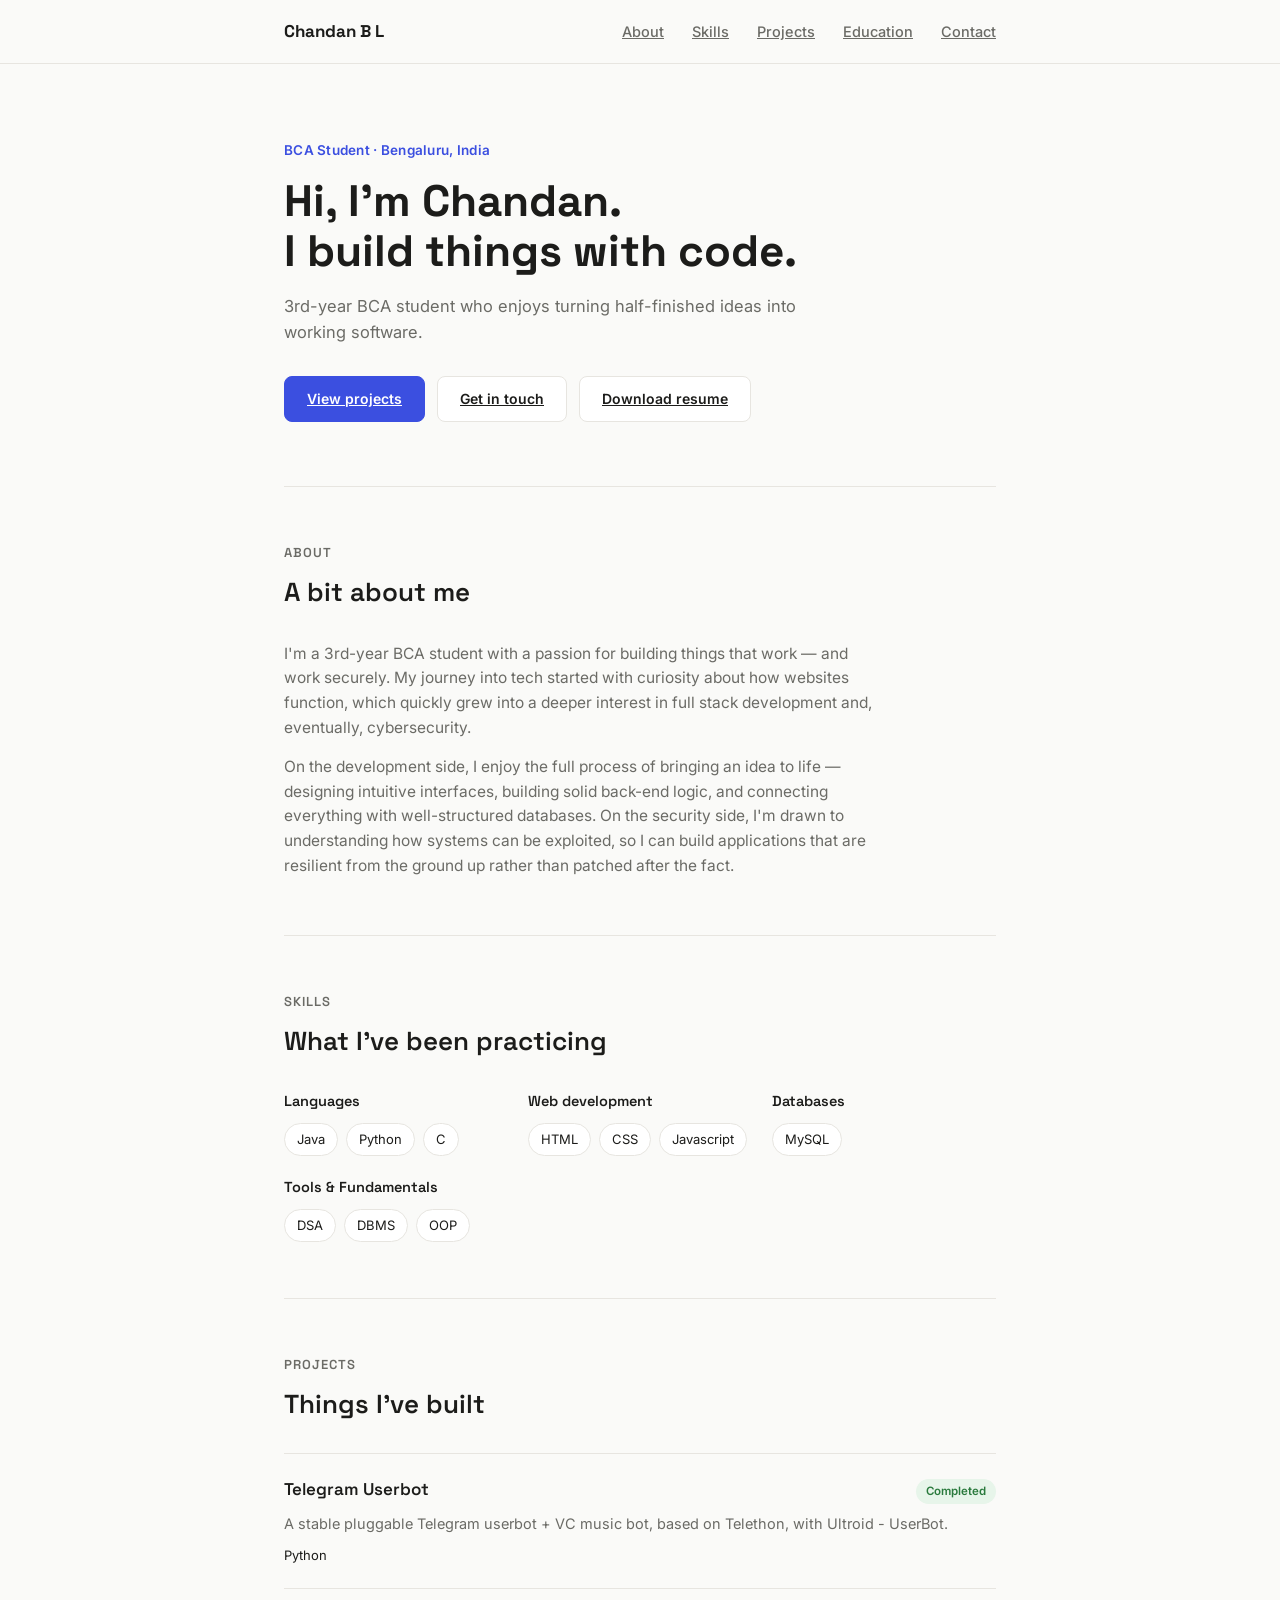
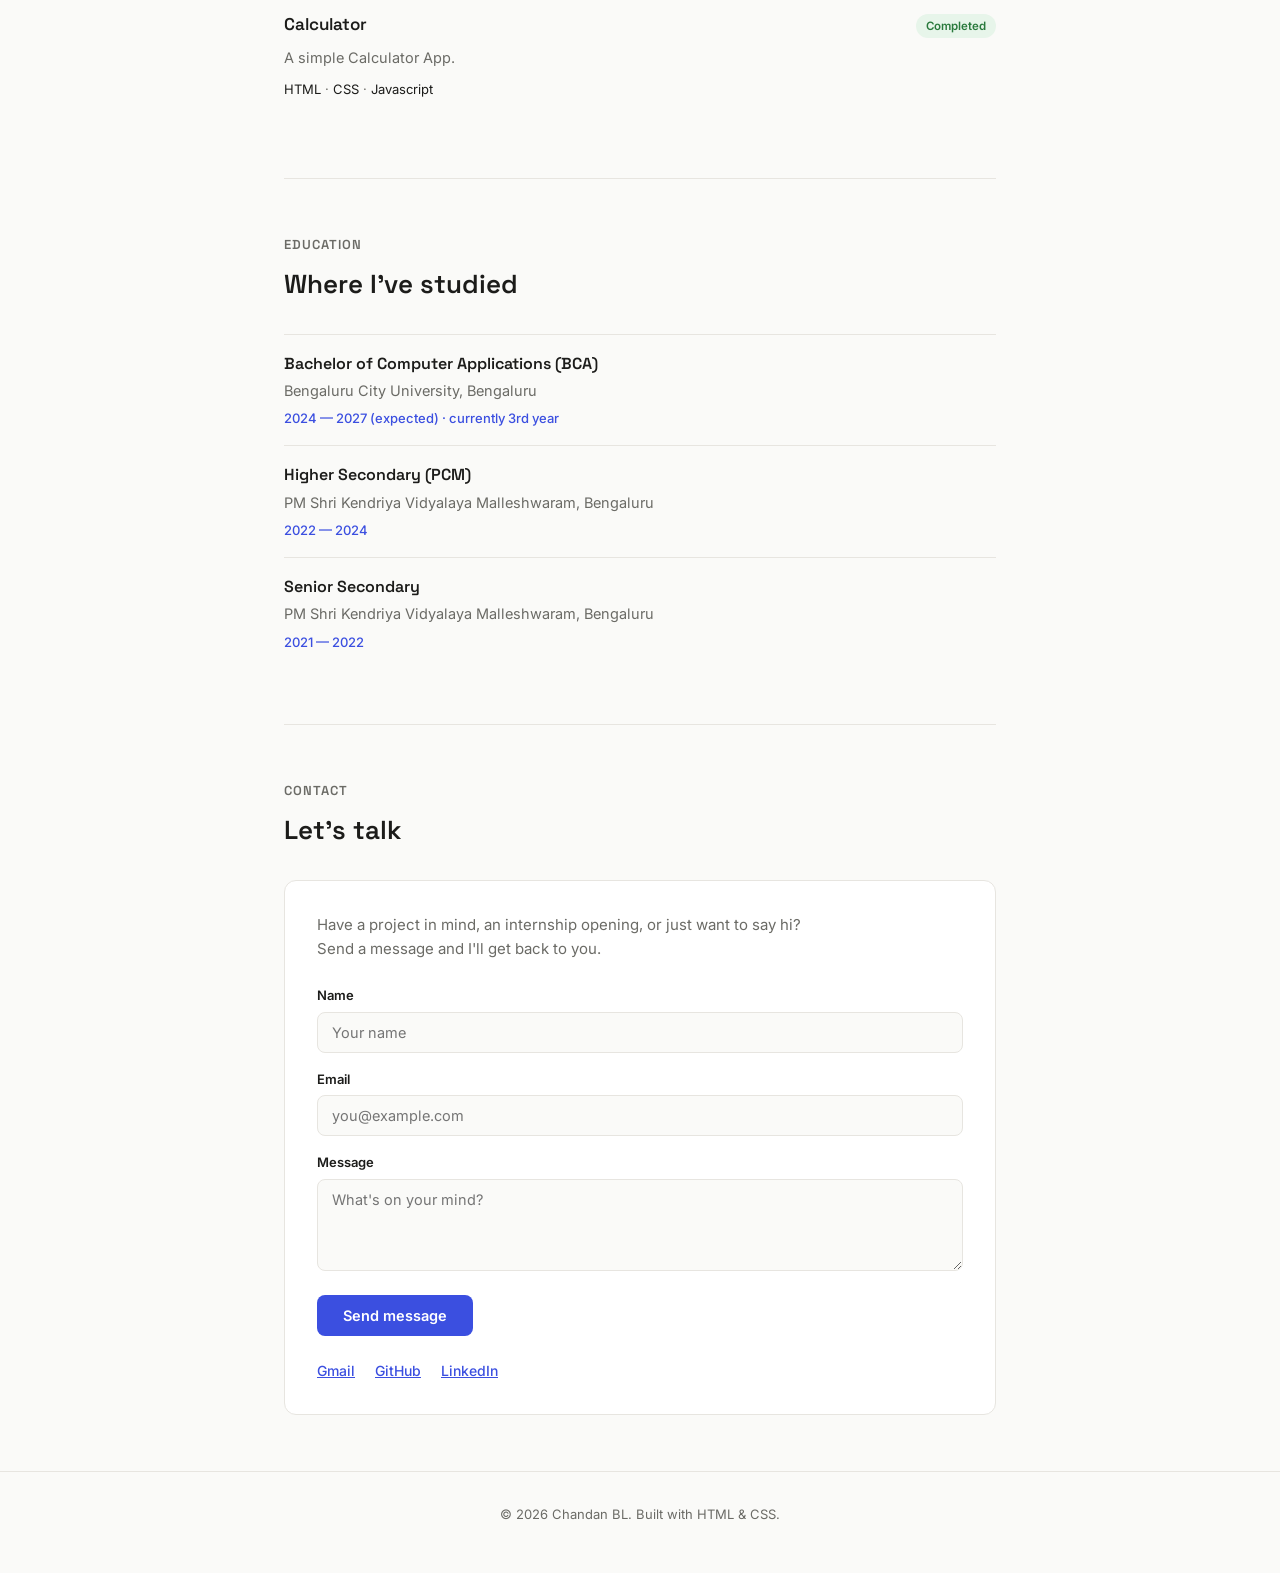
<file: index.html>
<!DOCTYPE html>
<html lang="en">
<head>
<meta charset="UTF-8">
<meta name="viewport" content="width=device-width, initial-scale=1.0">
<title>Chandan BL — Portfolio</title>
<link rel="preconnect" href="https://fonts.googleapis.com">
<link href="https://fonts.googleapis.com/css2?family=Space+Grotesk:wght@500;600;700&family=Inter:wght@400;500;600&display=swap" rel="stylesheet">
<link rel="stylesheet" href="portfolio_css.css">
</head>
<body>
  <header>
    <div class="wrap">
      <nav>
        <span class="logo">Chandan B L</span>
        <ul class="nav-links">
          <li><a href="#about">About</a></li>
          <li><a href="#skills">Skills</a></li>
          <li><a href="#projects">Projects</a></li>
          <li><a href="#education">Education</a></li>
          <li><a href="#contact">Contact</a></li>
        </ul>
      </nav>
    </div>
  </header>

  <main class="wrap">

    <section class="hero" style="border-top:none;">
      <div class="eyebrow">BCA Student · Bengaluru, India</div>
      <h1>Hi, I'm Chandan.<br>I build things with code.</h1>
      <p class="hero-desc">3rd-year BCA student who enjoys turning half-finished ideas into working software.</p>
      <div class="btn-row">
        <a class="btn btn-primary" href="#projects">View projects</a>
        <a class="btn btn-secondary" href="#contact">Get in touch</a>
        <a class="btn btn-secondary" href="Chandan_BL_Resume.docx" download>Download resume</a>
      </div>
    </section>

    <section id="about">
      <div class="section-label">About</div>
      <h2>A bit about me</h2>
      <p class="about-text">I'm a 3rd-year BCA student with a passion for building things that work — and work securely. My journey into tech started with curiosity about how websites function, which quickly grew into a deeper interest in full stack development and, eventually, cybersecurity.</p>
      <p class="about-text">On the development side, I enjoy the full process of bringing an idea to life — designing intuitive interfaces, building solid back-end logic, and connecting everything with well-structured databases. On the security side, I'm drawn to understanding how systems can be exploited, so I can build applications that are resilient from the ground up rather than patched after the fact.</p>
    </section>

    <section id="skills">
      <div class="section-label">Skills</div>
      <h2>What I've been practicing</h2>
      <div class="skills-grid">
        <div class="skill-group">
          <h3>Languages</h3>
          <div class="skill-tags">
            <span class="tag">Java</span>
            <span class="tag">Python</span>
            <span class="tag">C</span>
          </div>
        </div>
        <div class="skill-group">
          <h3>Web development</h3>
          <div class="skill-tags">
            <span class="tag">HTML</span>
            <span class="tag">CSS</span>
            <span class="tag">Javascript</span>
          </div>
        </div>
        <div class="skill-group">
          <h3>Databases</h3>
          <div class="skill-tags">
            <span class="tag">MySQL</span>
          </div>
        </div>
        <div class="skill-group">
          <h3>Tools & Fundamentals</h3>
          <div class="skill-tags">
            <span class="tag">DSA</span>
            <span class="tag">DBMS</span>
            <span class="tag">OOP</span>
          </div>
        </div>
      </div>
    </section>

    <section id="projects">
      <div class="section-label">Projects</div>
      <h2>Things I've built</h2>

      <div class="project-card">
        <div class="project-top">
          <span class="project-name">Telegram Userbot</span>
          <!--<span class="project-tag tag-progress">In Progress</span>-->
          <span class="project-tag tag-completed">Completed</span>
        </div>
        <p class="project-desc">A stable pluggable Telegram userbot + VC music bot, based on Telethon, with Ultroid - UserBot.</p>
        <div class="project-stack">
          <span>Python</span>
        </div><!-- · <span>Swing</span> · <span>MySQL</span>-->
      </div>
      <div class="project-card">
        <div class="project-top">
          <span class="project-name">Calculator</span>
          <span class="project-tag tag-completed">Completed</span>
        </div>
        <p class="project-desc">A simple Calculator App.</p>
        <div class="project-stack">
          <span>HTML</span> · 
          <span>CSS</span> · 
          <span>Javascript</span>
        </div>
      </div>
    </section>

    <section id="education">
      <div class="section-label">Education</div>
      <h2>Where I've studied</h2>

      <div class="edu-item">
        <div class="edu-degree">Bachelor of Computer Applications (BCA)</div>
        <div class="edu-school">Bengaluru City University, Bengaluru</div>
        <div class="edu-year">2024 — 2027 (expected) · currently 3rd year</div>
      </div>
      <div class="edu-item">
        <div class="edu-degree">Higher Secondary (PCM)</div>
        <div class="edu-school">PM Shri Kendriya Vidyalaya Malleshwaram, Bengaluru</div>
        <div class="edu-year">2022 — 2024</div>
      </div>
      <div class="edu-item">
        <div class="edu-degree">Senior Secondary</div>
        <div class="edu-school">PM Shri Kendriya Vidyalaya Malleshwaram, Bengaluru</div>
        <div class="edu-year">2021 — 2022</div>
      </div>
    </section>

    <section id="contact">
      <div class="section-label">Contact</div>
      <h2>Let's talk</h2>
      <div class="contact-card">
        <p>Have a project in mind, an internship opening, or just want to say hi? Send a message and I'll get back to you.</p>

        <form id="contactForm">
          <div class="field-row">
            <label for="name">Name</label>
            <input id="name" name="name" type="text" placeholder="Your name" required>
          </div>
          <div class="field-row">
            <label for="email">Email</label>
            <input id="email" name="email" type="email" placeholder="you@example.com" required>
          </div>
          <div class="field-row">
            <label for="message">Message</label>
            <textarea id="message" name="message" rows="4" placeholder="What's on your mind?" required></textarea>
          </div>
          <button type="submit" class="submit-btn" id="submitBtn">Send message</button>
          <p id="formStatus" style="margin-top:12px;font-size:13.5px;display:none;"></p>
        </form>

        <div class="direct-contact">
          <a href="mailto:chandanbl724@gmail.com">Gmail</a>
          <a href="https://github.com/chandan-bl" target="_blank" rel="noopener">GitHub</a>
          <a href="https://www.linkedin.com/in/chandan-b-l-47179940b/" target="_blank" rel="noopener">LinkedIn</a>
        </div>
      </div>
    </section>

  </main>

  <footer>© 2026 Chandan BL. Built with HTML &amp; CSS.</footer>

<script>
  // Sends contact form submissions to a Google Sheet via a Google Apps Script web app.
  const SHEET_ENDPOINT = 'https://script.google.com/macros/s/AKfycbxDBTK6-A_ESWIRZQjWEUWrqWWydRaVkTEmpQz6HcI28pZ46eD2Av6Xucm7OU__neVsZQ/exec'
  const contactForm = document.getElementById('contactForm');
  const submitBtn = document.getElementById('submitBtn');
  const formStatus = document.getElementById('formStatus');

  function showStatus(message, isError){
    formStatus.textContent = message;
    formStatus.style.display = 'block';
    formStatus.style.color = isError ? '#c0392b' : '#2a7a3d';
  }

  contactForm.addEventListener('submit', async (e) => {
    e.preventDefault();

    const data = {
      name: document.getElementById('name').value,
      email: document.getElementById('email').value,
      message: document.getElementById('message').value,
      timestamp: new Date().toISOString()
    };

    submitBtn.disabled = true;
    submitBtn.textContent = 'Sending...';
    formStatus.style.display = 'none';

    try {
      // Apps Script web apps don't return CORS headers, so the response body
      // isn't readable from the browser in no-cors mode. The request still
      // reaches the script and gets logged to the sheet; we just can't
      // inspect the response, so we treat a non-throwing fetch as success.
      await fetch(SHEET_ENDPOINT, {
        method: 'POST',
        mode: 'no-cors',
        headers: { 'Content-Type': 'text/plain;charset=utf-8' },
        body: JSON.stringify(data)
      });

      showStatus("Thanks! Your message has been sent.", false);
      contactForm.reset();
    } catch (err) {
      showStatus("Something went wrong — please try again or email me directly.", true);
    } finally {
      submitBtn.disabled = false;
      submitBtn.textContent = 'Send message';
    }
  });
</script>
</body>
</html>
</file>
<file: portfolio_css.css>
:root{
    --bg:#fafaf8;
    --surface:#ffffff;
    --border:#e7e5e0;
    --text:#1c1c1a;
    --text-muted:#6b6b66;
    --accent:#3b4fe0;
    --accent-soft:#edeffc;
    --font-head:'Space Grotesk', sans-serif;
    --font-body:'Inter', sans-serif;
  }

  *{margin:0;padding:0;box-sizing:border-box;}
  html{scroll-behavior:smooth;}
  @media (prefers-reduced-motion: reduce){
    html{scroll-behavior:auto;}
    *{transition:none !important; animation:none !important;}
  }

  body{
    background:var(--bg);
    color:var(--text);
    font-family:var(--font-body);
    line-height:1.6;
  }

  a{color:inherit;}
  ::selection{background:var(--accent);color:#fff;}

  .wrap{max-width:760px;margin:0 auto;padding:0 24px;}

  /* ---------- Nav ---------- */
  header{
    position:sticky;
    top:0;
    background:rgba(250,250,248,0.9);
    backdrop-filter:blur(8px);
    border-bottom:1px solid var(--border);
    z-index:50;
  }
  nav{
    display:flex;
    align-items:center;
    justify-content:space-between;
    padding:18px 0;
  }
  .logo{
    font-family:var(--font-head);
    font-weight:700;
    font-size:17px;
  }
  .nav-links{display:flex;gap:28px;list-style:none;}
  .nav-links a{
    font-size:14.5px;
    color:var(--text-muted);
    font-weight:500;
  }
  .nav-links a:hover{color:var(--text);}
  .nav-links a:focus-visible{outline:2px solid var(--accent);outline-offset:3px;}

  @media (max-width:560px){
    .nav-links{gap:16px;}
    .nav-links a{font-size:13px;}
  }

  /* ---------- Hero ---------- */
  .hero{padding:76px 0 64px;}
  .eyebrow{
    font-size:13.5px;
    color:var(--accent);
    font-weight:600;
    margin-bottom:14px;
    letter-spacing:0.02em;
  }
  h1{
    font-family:var(--font-head);
    font-size:clamp(32px, 5vw, 44px);
    font-weight:700;
    line-height:1.15;
    margin-bottom:16px;
  }
  .hero-desc{
    font-size:16.5px;
    color:var(--text-muted);
    max-width:520px;
    margin-bottom:30px;
  }
  .btn-row{display:flex;gap:12px;flex-wrap:wrap;}
  .btn{
    display:inline-block;
    font-size:14px;
    font-weight:600;
    padding:11px 22px;
    border-radius:8px;
    border:1px solid var(--border);
    transition:transform .15s ease, background .15s ease, border-color .15s ease;
  }
  .btn:focus-visible{outline:2px solid var(--accent);outline-offset:2px;}
  .btn-primary{background:var(--accent);color:#fff;border-color:var(--accent);}
  .btn-primary:hover{transform:translateY(-2px);}
  .btn-secondary{background:var(--surface);color:var(--text);}
  .btn-secondary:hover{border-color:var(--accent);color:var(--accent);transform:translateY(-2px);}

  /* ---------- Section shell ---------- */
  section{padding:56px 0;border-top:1px solid var(--border);}
  .section-label{
    font-family:var(--font-head);
    font-size:13px;
    font-weight:600;
    color:var(--text-muted);
    text-transform:uppercase;
    letter-spacing:0.08em;
    margin-bottom:8px;
  }
  h2{
    font-family:var(--font-head);
    font-size:26px;
    font-weight:600;
    margin-bottom:28px;
  }

  /* ---------- About ---------- */
  .about-text{color:var(--text-muted);font-size:15.5px;max-width:600px;}
  .about-text + .about-text{margin-top:14px;}

  /* ---------- Skills ---------- */
  .skills-grid{
    display:grid;
    grid-template-columns:repeat(auto-fit, minmax(220px,1fr));
    gap:20px;
  }
  .skill-group h3{
    font-family:var(--font-head);
    font-size:14.5px;
    font-weight:600;
    margin-bottom:10px;
  }
  .skill-tags{display:flex;flex-wrap:wrap;gap:8px;}
  .tag{
    font-size:13px;
    color:var(--text);
    background:var(--surface);
    border:1px solid var(--border);
    padding:5px 12px;
    border-radius:20px;
  }

  /* ---------- Projects ---------- */
  .project-card{
    padding:22px 0;
    border-top:1px solid var(--border);
  }
  .project:first-of-type{border-top:none;padding-top:0;}
  .project-top{
    display:flex;
    justify-content:space-between;
    align-items:baseline;
    gap:12px;
    flex-wrap:wrap;
    margin-bottom:8px;
  }
  .project-name{font-family:var(--font-head);font-weight:600;font-size:17px;}
  .project-tag{
    font-size:11.5px;
    font-weight:600;
    padding:3px 10px;
    border-radius:20px;
    white-space:nowrap;
  }
  .tag-completed{background:#e7f5ea;color:#2a7a3d;}
  .tag-progress{background:var(--accent-soft);color:var(--accent);}
  .project-desc{color:var(--text-muted);font-size:14.5px;margin-bottom:10px;}
  .project-stack{font-size:13px;color:var(--text-muted);}
  .project-stack span{color:var(--text);}

  /* ---------- Education ---------- */
  .edu-item{padding:16px 0;border-top:1px solid var(--border);}
  .edu-item:first-of-type{border-top:none;padding-top:0;}
  .edu-degree{font-family:var(--font-head);font-weight:600;font-size:16px;}
  .edu-school{color:var(--text-muted);font-size:14.5px;margin-top:3px;}
  .edu-year{font-size:13px;color:var(--accent);margin-top:6px;font-weight:500;}

  /* ---------- Contact ---------- */
  .contact-card{
    background:var(--surface);
    border:1px solid var(--border);
    border-radius:12px;
    padding:32px;
  }
  .contact-card p{color:var(--text-muted);font-size:15px;margin-bottom:24px;max-width:485px;}
  .field-row{margin-bottom:16px;}
  label{
    display:block;
    font-size:13px;
    font-weight:600;
    margin-bottom:6px;
  }
  input, textarea{
    width:100%;
    font-family:var(--font-body);
    font-size:14.5px;
    padding:11px 14px;
    border:1px solid var(--border);
    border-radius:8px;
    background:var(--bg);
    color:var(--text);
  }
  input:focus, textarea:focus{outline:none;border-color:var(--accent);}
  .submit-btn{
    background:var(--accent);
    color:#fff;
    border:none;
    font-family:var(--font-body);
    font-weight:600;
    font-size:14.5px;
    padding:12px 26px;
    border-radius:8px;
    cursor:pointer;
    transition:transform .15s ease;
  }
  .submit-btn:hover{transform:translateY(-2px);}
  .submit-btn:focus-visible{outline:2px solid var(--accent);outline-offset:2px;}

  .direct-contact{
    margin-top:24px;
    display:flex;
    gap:20px;
    flex-wrap:wrap;
    font-size:14px;
  }
  .direct-contact a{color:var(--accent);font-weight:500;}
  .direct-contact a:hover{text-decoration:underline;}

  footer{
    text-align:center;
    padding:32px 0 48px;
    color:var(--text-muted);
    font-size:13px;
    border-top:1px solid var(--border);
  }
</file>
